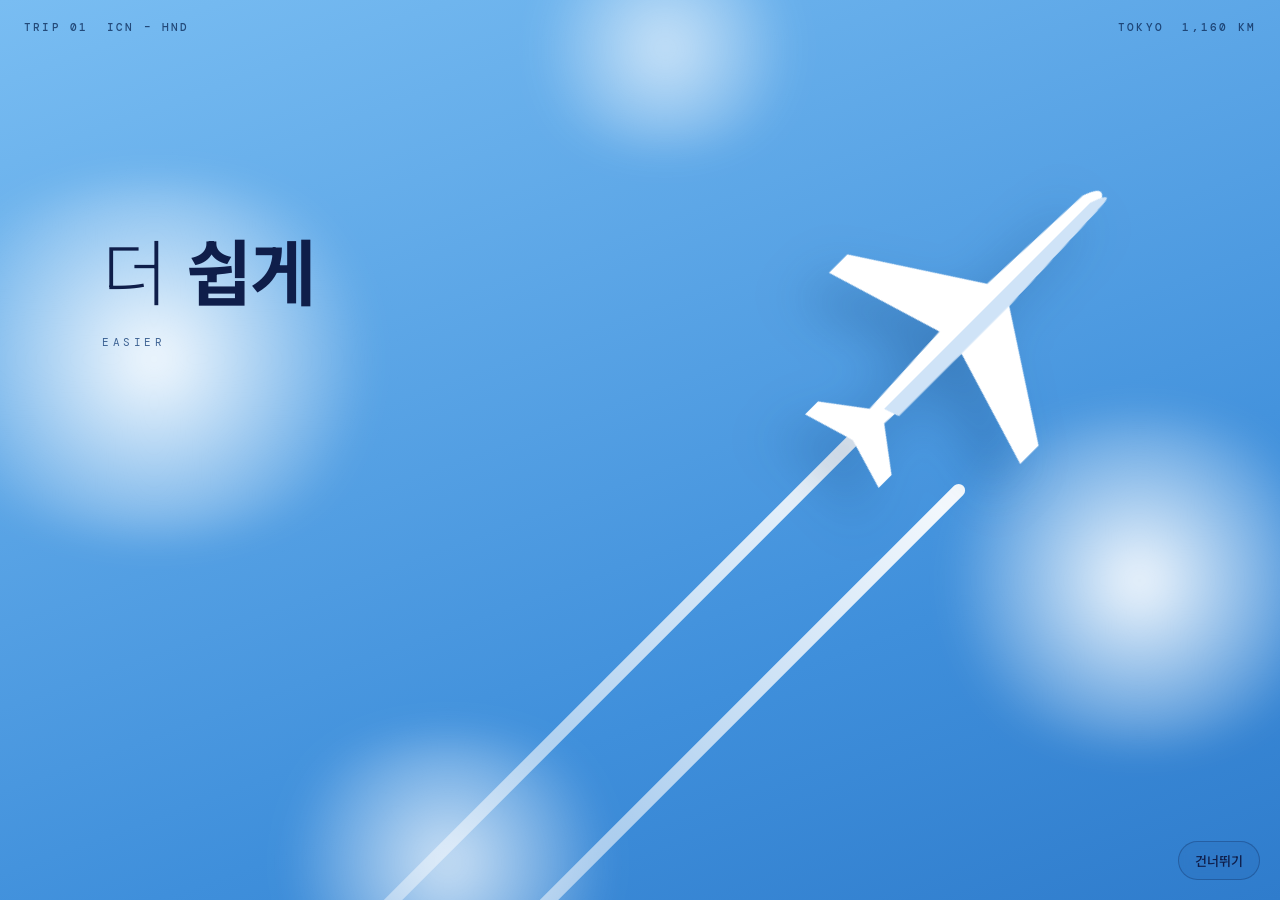
<file: index.html>
<!doctype html>
<html lang="ko">
<head>
  <meta charset="utf-8" />
  <meta name="viewport" content="width=device-width, initial-scale=1" />
  <title>Tokyo Trip</title>
  <meta name="description" content="도쿄 여행 노트 — 번역, 일정, 즐겨찾기" />
  <link rel="preconnect" href="https://fonts.googleapis.com" />
  <link rel="preconnect" href="https://fonts.gstatic.com" crossorigin />
  <link href="https://fonts.googleapis.com/css2?family=Noto+Sans+KR:wght@300;400;700;900&family=Noto+Serif+KR:wght@300;400;700&family=DM+Mono:wght@400;500&display=swap" rel="stylesheet" />
  <link rel="stylesheet" href="css/intro.css" />
</head>
<body>
  <main id="stage" aria-label="인트로 영상">

    <!-- 1. 새벽 수평선 -->
    <section class="scene s-horizon" data-scene="1">
      <div class="corner tl">ICN&nbsp;&nbsp;SEOUL · INCHEON</div>
      <div class="corner tr">37°27′N&nbsp;&nbsp;126°26′E</div>
      <div class="sky-glow"></div>
      <div class="horizon"></div>
      <div class="clouds-dark"></div>
      <div class="copy">
        <h1 class="serif type" data-text="모든 여행은|<b>한 장의 계획</b>에서 시작됩니다."></h1>
        <p class="sub">EVERY TRIP BEGINS WITH A SINGLE PLAN</p>
      </div>
    </section>

    <!-- 2. 출발 전광판 -->
    <section class="scene s-board" data-scene="2">
      <div class="board">
        <header><span>DEPARTURES <em>출발</em></span><span class="muted">INCHEON · TERMINAL 2</span></header>
        <div class="cols"><span>TIME</span><span>FLIGHT</span><span>DESTINATION</span><span>REMARKS</span></div>
        <div class="rows" id="rows"></div>
      </div>
    </section>

    <!-- 3. 점으로 된 지구 + 항로 -->
    <section class="scene s-globe" data-scene="3">
      <canvas id="globe"></canvas>
      <div class="copy left">
        <p class="eyebrow">SEOUL → TOKYO · 약 1,160 km</p>
        <h2 class="serif">그 선은 서울과 도쿄를,<br>오늘과 내일을 <b>잇습니다.</b></h2>
        <p class="route"><b>ICN → HND</b> <span>도쿄</span> <span id="km">0 KM</span></p>
      </div>
    </section>

    <!-- 4. 하늘 + 비행기 -->
    <section class="scene s-sky" data-scene="4">
      <div class="cloud c1"></div><div class="cloud c2"></div><div class="cloud c3"></div><div class="cloud c4"></div>
      <div class="corner tl dark">TRIP 01&nbsp;&nbsp;ICN – HND</div>
      <div class="corner tr dark">TOKYO&nbsp;&nbsp;1,160 KM</div>
      <svg class="plane" viewBox="0 0 200 200" aria-hidden="true">
        <defs><linearGradient id="trail" x1="0" y1="1" x2="1" y2="0"><stop offset="0" stop-color="#fff" stop-opacity="0"/><stop offset="1" stop-color="#fff" stop-opacity=".95"/></linearGradient></defs>
        <path d="M-260 460 L78 122" stroke="url(#trail)" stroke-width="5" />
        <path d="M-230 490 L106 154" stroke="url(#trail)" stroke-width="5" />
        <g transform="rotate(45 100 100)" filter="drop-shadow(0 14px 10px rgba(0,40,90,.25))">
          <path fill="#fff" d="M96 20 q4-12 8 0 l2 50 46 30 v10 l-46-14 -2 40 16 12 v7 l-20-6 -20 6 v-7 l16-12 -2-40 -46 14 v-10 l46-30z"/>
          <path fill="#cfe3f7" d="M100 20 q4 -12 4 0 l2 50 v60 l-6 2z"/>
        </g>
      </svg>
      <div class="copy words">
        <h2 class="word"><span class="thin">더</span> <b id="word">쉽게</b></h2>
        <p class="sub dark" id="wordEn">EASIER</p>
      </div>
    </section>

    <!-- 5. 엔딩 로고 -->
    <section class="scene s-end" data-scene="5">
      <div class="logo">
        <svg viewBox="0 0 120 120" class="mark" aria-hidden="true">
          <circle cx="60" cy="60" r="56" fill="#0f1e4a"/>
          <circle cx="60" cy="60" r="22" fill="#e8483b"/>
          <path d="M8 74 Q60 52 112 74" stroke="#fff" stroke-width="5" fill="none" stroke-linecap="round" class="draw"/>
        </svg>
        <div class="wordmark">
          <strong>TOKYO TRIP</strong>
          <span>도 쿄 여 행 노 트</span>
        </div>
      </div>
      <div class="rule"></div>
      <p class="tagline serif">Translate · Plan · Go</p>
      <p class="tagline-ko">번역하고, 계획하고, 떠나요</p>
      <a class="start" href="app.html">여행 시작하기 →</a>
    </section>

  </main>

  <button id="skip" class="skip">건너뛰기</button>
  <button id="replay" class="skip replay" hidden>다시 보기 ↺</button>
  <script src="js/intro.js"></script>
</body>
</html>
</file>
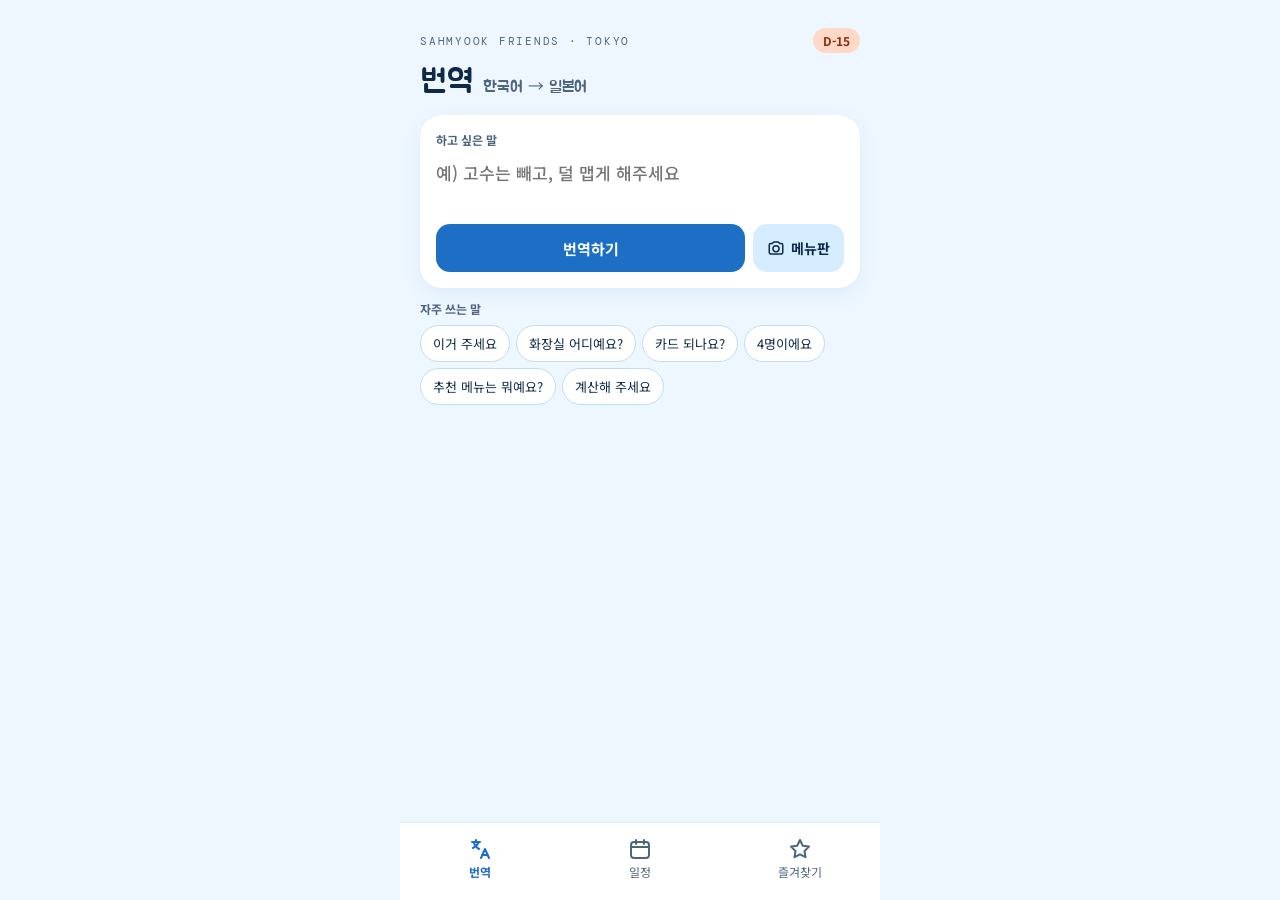
<file: app.html>
<!doctype html>
<html lang="ko">
<head>
  <meta charset="utf-8" />
  <meta name="viewport" content="width=device-width, initial-scale=1, viewport-fit=cover" />
  <title>도쿄 여행</title>
  <meta name="theme-color" content="#EEF7FF" />
  <meta name="apple-mobile-web-app-capable" content="yes" />
  <meta name="apple-mobile-web-app-title" content="도쿄 여행" />
  <link rel="preconnect" href="https://fonts.googleapis.com" />
  <link rel="preconnect" href="https://fonts.gstatic.com" crossorigin />
  <link href="https://fonts.googleapis.com/css2?family=Jua&family=Noto+Sans+KR:wght@400;500;700&family=Noto+Sans+JP:wght@500;700&family=DM+Mono:wght@500&display=swap" rel="stylesheet" />
  <link rel="stylesheet" href="css/app.css" />
</head>
<body>
<div class="phone">

  <!-- 로그인 (Supabase 연결 시에만) -->
  <section id="login" class="screen login" hidden>
    <header class="top">
      <span class="eyebrow">SAHMYOOK FRIENDS · TOKYO</span>
      <h1>로그인</h1>
    </header>
    <div class="pad">
      <div class="card">
        <p>이메일로 로그인 링크를 보내드려요. 메일 속 링크만 누르면 끝!</p>
        <form id="loginForm" class="row">
          <label for="email" class="sr">이메일</label>
          <input type="email" id="email" placeholder="you@example.com" required />
          <button class="btn primary">링크 받기</button>
        </form>
        <p id="loginMsg" class="hint"></p>
      </div>
    </div>
  </section>

  <main id="app" hidden>

    <!-- ① 번역 -->
    <section class="screen" data-tab="translate">
      <header class="top">
        <div class="top-row">
          <span class="eyebrow">SAHMYOOK FRIENDS · TOKYO</span>
          <span class="dday" id="dday"></span>
        </div>
        <h1>번역 <small>한국어 → 일본어</small></h1>
      </header>
      <div class="pad stack">
        <section class="card input-card">
          <label for="koText" class="label">하고 싶은 말</label>
          <textarea id="koText" rows="2" placeholder="예) 고수는 빼고, 덜 맵게 해주세요"></textarea>
          <div class="row">
            <button class="btn primary grow" id="btnTranslate">번역하기</button>
            <label class="btn soft">
              <svg viewBox="0 0 24 24" aria-hidden="true"><path d="M3 8a2 2 0 0 1 2-2h2l2-2h6l2 2h2a2 2 0 0 1 2 2v10a2 2 0 0 1-2 2H5a2 2 0 0 1-2-2z"/><circle cx="12" cy="13" r="4"/></svg>
              메뉴판
              <input type="file" id="menuPhoto" accept="image/*" capture="environment" hidden />
            </label>
          </div>
        </section>

        <section id="trResult" class="result" hidden></section>

        <section class="stack-s">
          <h2 class="label">자주 쓰는 말</h2>
          <div class="chips" id="phrases"></div>
        </section>

        <section id="menuResult" class="card" hidden></section>
      </div>
    </section>

    <!-- ② 일정 -->
    <section class="screen" data-tab="schedule" hidden>
      <header class="top">
        <div class="top-row">
          <span class="eyebrow">SAHMYOOK FRIENDS · TOKYO</span>
          <span class="eyebrow" id="tripRange"></span>
        </div>
        <h1>일정</h1>
        <div class="days" id="days" role="tablist" aria-label="날짜"></div>
      </header>
      <div class="pad stack">
        <div id="map" class="map"></div>
        <ol id="dayList" class="plan"></ol>
        <form id="addPlace" class="card add" hidden>
          <label for="plName" class="label">장소 추가</label>
          <input id="plName" placeholder="장소 이름 (예: 시부야 스카이)" required />
          <div class="row">
            <label for="plTime" class="sr">시간</label>
            <input id="plTime" type="time" />
            <label for="plMemo" class="sr">메모</label>
            <input id="plMemo" class="grow" placeholder="메모 (선택)" />
          </div>
          <div class="row">
            <button type="button" class="btn soft grow" id="cancelPlace">취소</button>
            <button class="btn primary grow">추가</button>
          </div>
        </form>
        <div class="row" id="planActions">
          <button class="btn dashed grow" id="openAddPlace">+ 장소 추가</button>
          <a id="routeLink" class="btn primary grow" target="_blank" rel="noopener">
            <svg viewBox="0 0 24 24" aria-hidden="true"><circle cx="6" cy="19" r="2"/><circle cx="18" cy="5" r="2"/><path d="M8 19h7a3.5 3.5 0 0 0 0-7H9a3.5 3.5 0 0 1 0-7h7"/></svg>
            경로 보기
          </a>
        </div>
      </div>
    </section>

    <!-- ③ 즐겨찾기 -->
    <section class="screen" data-tab="favorites" hidden>
      <header class="top">
        <span class="eyebrow">SAHMYOOK FRIENDS · TOKYO</span>
        <h1>즐겨찾기 <small id="favCount">가고 싶은 곳</small></h1>
        <form id="addFav" class="row">
          <label for="favName" class="sr">장소 이름</label>
          <input id="favName" class="grow" placeholder="가고 싶은 곳 이름 (예: 도쿄타워)" required />
          <button class="btn primary">저장</button>
        </form>
      </header>
      <div class="pad">
        <ul id="favList" class="favs"></ul>
      </div>
    </section>
  </main>

  <nav class="tabs" id="tabs" aria-label="메뉴" hidden>
    <button data-go="translate" aria-current="page">
      <svg viewBox="0 0 24 24" aria-hidden="true"><path d="M4 5h8"/><path d="M8 3v2"/><path d="M5 11c2-1 5-4 6-6"/><path d="M6 6c1 3 3 5 5 6"/><path d="m13 21 4-9 4 9"/><path d="M14.5 18h5"/></svg>번역</button>
    <button data-go="schedule">
      <svg viewBox="0 0 24 24" aria-hidden="true"><rect x="3" y="5" width="18" height="16" rx="3"/><path d="M3 10h18"/><path d="M8 3v4"/><path d="M16 3v4"/></svg>일정</button>
    <button data-go="favorites">
      <svg viewBox="0 0 24 24" aria-hidden="true"><path d="m12 3 2.8 5.7 6.2.9-4.5 4.4 1 6.2-5.5-2.9-5.5 2.9 1-6.2L3 9.6l6.2-.9z"/></svg>즐겨찾기</button>
  </nav>
</div>

<!-- 점원에게 보여주기 -->
<div id="show" class="show" hidden></div>

<!-- 몇 일차에 넣을까요? -->
<div id="sheet" class="sheet-wrap" hidden>
  <div class="sheet-back" data-close></div>
  <section class="sheet" role="dialog" aria-label="일정에 추가">
    <div class="grip"></div>
    <div class="sheet-head">
      <div class="thumb" id="sheetThumb"></div>
      <div>
        <div class="muted" id="sheetName"></div>
        <h2>몇 일차에 넣을까요?</h2>
      </div>
    </div>
    <div class="day-grid" id="sheetDays"></div>
    <button class="btn big" id="sheetOk" disabled>날짜를 골라주세요</button>
  </section>
</div>

<div id="toast" class="toast" role="status"></div>

<script src="js/config.js"></script>
<script type="module" src="js/app.js"></script>
</body>
</html>
</file>
<file: css/intro.css>
:root{
  --navy:#0a1433; --navy2:#13245c; --ink:#0f1e4a; --sky:#5aa8e6; --sun:#ffb27a; --red:#e8483b;
  --paper:#f1f1f6;
}
*{box-sizing:border-box;margin:0;padding:0}
html,body{height:100%;background:var(--navy);color:#fff;font-family:"Noto Sans KR",system-ui,sans-serif;overflow:hidden}
.serif{font-family:"Noto Serif KR",serif;font-weight:300}
b{font-weight:700}

#stage{position:fixed;inset:0}
.scene{position:absolute;inset:0;opacity:0;visibility:hidden;transition:opacity 1s ease,visibility 0s 1s;overflow:hidden}
.scene.on{opacity:1;visibility:visible;transition:opacity 1s ease}

.corner{position:absolute;top:22px;font:500 11px/1 "DM Mono",monospace;letter-spacing:.2em;color:#9fb0d8;opacity:.8;z-index:3}
.corner.tl{left:24px}.corner.tr{right:24px}
.corner.dark{color:#0f2e5c}
.copy{position:absolute;left:8vw;top:30%;z-index:4;max-width:84vw}
.sub{margin-top:14px;font:400 11px "DM Mono",monospace;letter-spacing:.32em;color:#c7cfe6;opacity:0;transition:opacity 1s 1.8s}
.sub.dark{color:#16407a;opacity:1;transition:none}
.on .sub{opacity:.8}

/* 1. horizon */
.s-horizon{background:linear-gradient(#050a1f 0%,#0d1a48 52%,#1a2350 60%,#0b1030 100%)}
.horizon{position:absolute;left:50%;top:60%;height:1px;width:0;background:linear-gradient(90deg,transparent,#ffe2c4,transparent);transform:translateX(-50%);transition:width 2.2s cubic-bezier(.6,0,.2,1)}
.on .horizon{width:100%}
.sky-glow{position:absolute;left:50%;top:60%;width:120vw;height:70vh;transform:translate(-50%,-50%) scale(.4);background:radial-gradient(ellipse at 70% 50%,rgba(255,178,122,.85),rgba(255,120,80,.25) 25%,transparent 55%);opacity:0;transition:opacity 3s 1s,transform 5s 1s ease-out}
.on .sky-glow{opacity:1;transform:translate(-50%,-50%) scale(1)}
.clouds-dark{position:absolute;left:0;right:0;top:60%;bottom:0;background:
  radial-gradient(ellipse 40% 30% at 20% 30%,rgba(120,110,140,.35),transparent 70%),
  radial-gradient(ellipse 50% 40% at 75% 50%,rgba(140,110,120,.3),transparent 70%),
  radial-gradient(ellipse 60% 50% at 45% 90%,rgba(60,60,100,.5),transparent 70%);
  animation:drift 30s linear infinite}
@keyframes drift{to{background-position:-200px 0,-300px 0,-150px 0}}
.s-horizon h1{font-size:clamp(26px,4.6vw,56px);line-height:1.45}
.type .caret{display:inline-block;width:2px;height:.9em;background:#fff;margin-left:4px;vertical-align:-.08em;animation:blink 1s steps(1) infinite}
@keyframes blink{50%{opacity:0}}

/* 2. board */
.s-board{background:radial-gradient(ellipse at 50% 40%,#16296a,#0a1433 70%);display:grid;place-items:center}
.board{width:min(1000px,92vw)}
.board header{display:flex;justify-content:space-between;align-items:flex-end;border-top:1px solid #8ea4d8;padding-top:12px;font:500 clamp(12px,1.5vw,18px) "DM Mono",monospace;letter-spacing:.18em}
.board header em{font-style:normal;color:#66b6ff;font-family:"Noto Sans KR";font-size:.8em;margin-left:6px}
.board .muted{color:#8ea4d8;font-size:.6em}
.cols,.row{display:grid;grid-template-columns:5ch 6ch 1fr 9ch;gap:2ch}
.cols{margin:14px 0 6px;font:400 9px "DM Mono",monospace;letter-spacing:.2em;color:#6d83bb}
.rows{min-height:40vh}
.row{font:500 clamp(14px,2.6vw,30px)/1.6 "DM Mono",monospace;letter-spacing:.22em;white-space:nowrap}
.row .cell{display:flex}
.flap{display:inline-block;width:1ch;text-align:center;background:linear-gradient(#1a2e6e 49%,#0c1a48 51%);margin-right:2px;border-radius:2px;color:#f2f5ff}
.flap.blank{color:transparent}
.row .st.board{color:#66b6ff}
.board-msg{display:flex;flex-direction:column;align-items:center;justify-content:center;min-height:40vh;gap:10px;font:500 clamp(14px,2.4vw,26px) "DM Mono",monospace;letter-spacing:.3em}
.board-msg .ko{font-family:"Noto Sans KR";font-weight:700;letter-spacing:.4em}

/* 3. globe */
.s-globe{background:radial-gradient(circle at 62% 50%,#13256a,#060c27 70%)}
#globe{position:absolute;inset:0;width:100%;height:100%}
.copy.left{top:36%}
.eyebrow{font:400 10px "DM Mono",monospace;letter-spacing:.2em;color:#8fb6ff;margin-bottom:12px}
.s-globe h2{font-size:clamp(22px,3.4vw,40px);line-height:1.5}
.route{margin-top:22px;font:500 12px "DM Mono",monospace;letter-spacing:.18em;display:flex;gap:16px;align-items:center}
.route span{color:#8fb6ff}

/* 4. sky */
.s-sky{background:linear-gradient(160deg,#79bdf2,#3f8fdb 70%,#2f7ccc)}
.cloud{position:absolute;border-radius:50%;filter:blur(18px);background:radial-gradient(circle,rgba(255,255,255,.95),rgba(255,255,255,0) 70%);animation:float 9s ease-in-out infinite alternate}
.c1{width:40vw;height:28vw;left:-8vw;top:20%}
.c2{width:34vw;height:26vw;right:-6vw;top:46%;animation-delay:-3s}
.c3{width:24vw;height:16vw;left:40%;top:-6%;opacity:.7}
.c4{width:30vw;height:20vw;left:20%;bottom:-10%;opacity:.8;animation-delay:-6s}
@keyframes float{to{transform:translate(4vw,-3vh)}}
.plane{position:absolute;width:min(46vw,520px);right:6vw;top:10%;overflow:visible;transform:translate(30vw,40vh) scale(.6);transition:transform 3.5s cubic-bezier(.2,.7,.2,1)}
.on .plane{transform:translate(0,0) scale(1)}
.plane path[stroke]{stroke-linecap:round}
.words{top:24%;color:var(--ink)}
.word{font-size:clamp(34px,6vw,72px);font-weight:900;letter-spacing:-.02em}
.word .thin{font-weight:300}
#word{display:inline-block;transition:opacity .4s,transform .4s}
#word.out{opacity:0;transform:translateY(12px)}

/* 5. end */
.s-end{background:radial-gradient(circle,#fff,var(--paper) 60%);color:var(--ink);display:flex;flex-direction:column;align-items:center;justify-content:center;gap:14px;text-align:center;padding:16px}
.logo{display:flex;align-items:center;gap:18px;transform:scale(.9);opacity:0;transition:all 1.2s .2s}
.on .logo{transform:none;opacity:1}
.mark{width:clamp(56px,9vw,92px)}
.draw{stroke-dasharray:120;stroke-dashoffset:120;transition:stroke-dashoffset 1.6s .6s ease}
.on .draw{stroke-dashoffset:0}
.wordmark{text-align:left}
.wordmark strong{display:block;font:700 clamp(28px,5vw,52px)/1 "Noto Sans KR";letter-spacing:.12em}
.wordmark span{display:block;margin-top:8px;font-size:12px;letter-spacing:.3em;color:#5c6890}
.rule{width:min(380px,70vw);height:1px;background:#9aa4c4;transform:scaleX(0);transition:transform 1.2s 1s}
.on .rule{transform:scaleX(1)}
.tagline,.tagline-ko,.start{opacity:0;transition:opacity 1s 1.6s}
.on .tagline,.on .tagline-ko,.on .start{opacity:1}
.tagline{font-size:18px;font-weight:400}
.tagline-ko{font-size:12px;color:#5c6890;letter-spacing:.2em}
.start{margin-top:22px;padding:14px 30px;border-radius:999px;background:var(--ink);color:#fff;text-decoration:none;font-weight:700;letter-spacing:.04em;box-shadow:0 10px 30px rgba(15,30,74,.25);transition:opacity 1s 1.6s,transform .2s}
.start:hover{transform:translateY(-2px)}

.skip{position:fixed;right:20px;bottom:20px;z-index:10;background:rgba(255,255,255,.12);color:#fff;border:1px solid rgba(255,255,255,.35);padding:9px 16px;border-radius:999px;font:500 13px "Noto Sans KR";cursor:pointer;backdrop-filter:blur(6px)}
.skip.light{color:var(--ink);border-color:rgba(15,30,74,.3);background:rgba(15,30,74,.05)}

@media (max-width:600px){
  .copy{left:16px;right:16px;max-width:none}
  .cols,.row{grid-template-columns:5ch 1fr;gap:1.2ch}
  .cols span:nth-child(2),.cols span:nth-child(4),.row .fl,.row .st{display:none}
  .plane{width:80vw;right:-10vw;top:38%}
  .logo{flex-direction:column;gap:12px}.wordmark{text-align:center}
}
.board-msg .ko .flap{width:1.3em}
</file>
<file: css/app.css>
/* 시안 색: 하늘 배경 + 파란 포인트, Day 1 주황 · Day 2 파랑 · Day 3 초록 */
:root {
  --bg: #EEF7FF;
  --card: #FFFFFF;
  --ink: #0E2A47;
  --muted: #4E6580;
  --blue: #1C6FC4;
  --blue-soft: #D6ECFF;
  --line: #BFDDF7;
  --line-2: #8FBFE8;
  --peach: #FFD9C7;
  --peach-ink: #8A2E0E;
  --shadow: 0 6px 20px rgba(28, 111, 196, 0.08);
  --f-body: "Noto Sans KR", system-ui, -apple-system, "Apple SD Gothic Neo", sans-serif;
  --f-title: "Jua", "Noto Sans KR", sans-serif;
  --f-jp: "Noto Sans JP", "Hiragino Sans", sans-serif;
  --f-mono: "DM Mono", ui-monospace, monospace;
}
* { box-sizing: border-box; }
html, body { margin: 0; height: 100%; }
body { background: var(--bg); color: var(--ink); font-family: var(--f-body); -webkit-tap-highlight-color: transparent; }
button, input, textarea { font-family: inherit; color: inherit; }
svg { width: 18px; height: 18px; fill: none; stroke: currentColor; stroke-width: 2; stroke-linecap: round; stroke-linejoin: round; flex: none; }
.sr { position: absolute; width: 1px; height: 1px; overflow: hidden; clip: rect(0 0 0 0); white-space: nowrap; }
[hidden] { display: none !important; }

.phone { max-width: 480px; margin: 0 auto; min-height: 100%; padding-bottom: calc(84px + env(safe-area-inset-bottom)); }

/* 상단 */
.top { padding: calc(28px + env(safe-area-inset-top)) 20px 14px; display: flex; flex-direction: column; gap: 10px; }
.top-row { display: flex; justify-content: space-between; align-items: center; gap: 8px; }
.eyebrow { font-family: var(--f-mono); font-size: 11px; letter-spacing: .16em; color: var(--muted); }
.top h1 { margin: 0; font-family: var(--f-title); font-weight: 400; font-size: 32px; line-height: 1.2; }
.top h1 small { font-size: 16px; color: var(--muted); }
.dday { background: var(--peach); color: var(--peach-ink); font-size: 12px; font-weight: 700; padding: 4px 10px; border-radius: 999px; }

.pad { padding: 0 20px 16px; }
.stack { display: flex; flex-direction: column; gap: 12px; }
.stack-s { display: flex; flex-direction: column; gap: 8px; }
.row { display: flex; gap: 8px; align-items: center; }
.grow { flex: 1; min-width: 0; }
.label { margin: 0; font-size: 12px; font-weight: 700; color: var(--muted); }
.muted { color: var(--muted); font-size: 13px; }
.hint { margin: 0; font-size: 13px; color: var(--muted); line-height: 1.6; }
.hint a { color: var(--blue); }

.card { background: var(--card); border-radius: 22px; padding: 16px; box-shadow: var(--shadow); display: flex; flex-direction: column; gap: 12px; }

input, textarea { width: 100%; border: 1px solid var(--line); border-radius: 14px; background: #fff; font-size: 15px; padding: 0 14px; height: 48px; outline: none; }
input:focus, textarea:focus { border-color: var(--blue); }
input[type="time"] { width: 120px; flex: none; }

/* 버튼 */
.btn { height: 48px; padding: 0 16px; border: 0; border-radius: 14px; font-size: 15px; font-weight: 700; display: inline-flex; align-items: center; justify-content: center; gap: 6px; cursor: pointer; text-decoration: none; white-space: nowrap; }
.btn.primary { background: var(--blue); color: #fff; }
.btn.soft { background: var(--blue-soft); color: var(--ink); font-size: 14px; padding: 0 14px; }
.btn.dashed { background: transparent; border: 1px dashed var(--line-2); color: var(--blue); font-size: 14px; }
.btn:disabled { opacity: .6; }
.btn:focus-visible, button:focus-visible, a:focus-visible { outline: 3px solid var(--line-2); outline-offset: 2px; }

/* ① 번역 */
.input-card textarea { border: 0; padding: 0; height: auto; min-height: 52px; resize: none; font: 500 17px/1.5 var(--f-body); }
.result { background: var(--blue); color: #fff; border-radius: 22px; padding: 18px 16px 14px; display: flex; flex-direction: column; gap: 6px; }
.result .label { color: var(--blue-soft); }
.result .ja { margin: 0; font-family: var(--f-jp); font-weight: 700; font-size: 21px; line-height: 1.5; }
.result .read { margin: 0; font-size: 13px; color: var(--blue-soft); }
.result .acts { display: flex; gap: 6px; margin-top: 8px; }
.result .acts button { height: 44px; flex: 1; border: 0; border-radius: 12px; background: rgba(255,255,255,.18); color: #fff; font-size: 13px; font-weight: 700; display: flex; align-items: center; justify-content: center; gap: 6px; cursor: pointer; }
.result .acts button.sq { flex: none; width: 44px; }
.result .acts button[data-a="speak"] { flex: none; padding: 0 16px; }
.result .acts button { white-space: nowrap; }
.chips { display: flex; flex-wrap: wrap; gap: 6px; }
.chip { border: 1px solid var(--line); background: #fff; color: var(--ink); border-radius: 999px; padding: 8px 12px; font-size: 13px; cursor: pointer; }
.menu-grid { display: grid; grid-template-columns: minmax(84px, auto) minmax(0, 1fr) auto; gap: 8px 10px; font-size: 13px; align-items: baseline; }
.menu-grid .jp { font-family: var(--f-jp); font-weight: 500; }
.menu-grid .price { font-family: var(--f-mono); color: var(--muted); text-align: right; }

/* ② 일정 */
.days { display: flex; gap: 6px; overflow-x: auto; scrollbar-width: none; padding-bottom: 4px; }
.days::-webkit-scrollbar { display: none; }
.day-tab { flex: none; border: 2px solid var(--d-bd); background: var(--d-bg); color: var(--d-fg); border-radius: 14px; padding: 5px 12px; font-size: 13px; line-height: 1.3; text-align: left; cursor: pointer; }
.day-tab small { font-size: 11px; }
.day-tab[aria-selected="true"] { background: var(--d-solid); border-color: var(--d-solid); color: #fff; box-shadow: 0 4px 12px rgba(14, 42, 71, .22); }
.day-add { flex: none; width: 44px; border: 1px dashed var(--line-2); background: transparent; color: var(--blue); border-radius: 14px; font-size: 20px; cursor: pointer; }

.map { position: relative; height: 230px; border-radius: 22px; overflow: hidden; background: #E3EFE6; flex: none; }
.map .fake { position: absolute; inset: 0; width: 100%; height: 100%; stroke: none; }
.map .fake .route { fill: none; stroke-width: 3px; stroke-dasharray: 6 6; vector-effect: non-scaling-stroke; }
.map .note { position: absolute; left: 10px; bottom: 8px; font-size: 10px; color: var(--muted); background: rgba(255,255,255,.85); padding: 2px 6px; border-radius: 6px; }
.map .fake-pin { position: absolute; transform: translate(-50%, -50%); }
.pin { width: 30px; height: 30px; border-radius: 50%; background: var(--d-solid, var(--blue)); color: #fff; border: 3px solid #fff; display: flex; align-items: center; justify-content: center; font: 700 13px var(--f-mono); box-shadow: 0 3px 8px rgba(14,42,71,.3); }

.plan { list-style: none; margin: 0; padding: 0; display: flex; flex-direction: column; gap: 8px; }
.stop { background: #fff; border-radius: 18px; padding: 12px 14px; display: flex; gap: 12px; align-items: center; }
.stop .num { flex: none; width: 28px; height: 28px; border-radius: 50%; background: var(--d-solid); color: #fff; border: 0; display: flex; align-items: center; justify-content: center; font: 700 13px var(--f-mono); cursor: pointer; }
.stop .body { flex: 1; min-width: 0; }
.stop .time { font-size: 12px; font-family: var(--f-mono); color: var(--d-solid); }
.stop .name { font-weight: 700; font-size: 15px; }
.stop .memo { font-size: 12px; color: var(--muted); }
.stop .go { flex: none; width: 44px; height: 44px; border-radius: 12px; background: var(--bg); color: var(--blue); display: flex; align-items: center; justify-content: center; }
.stop-tools { display: flex; gap: 6px; padding: 0 4px; }
.stop-tools button { flex: 1; height: 36px; border: 1px solid var(--line); background: #fff; border-radius: 10px; font-size: 13px; cursor: pointer; }
.stop-tools .del { color: #B3273B; }
.empty { background: #fff; border-radius: 18px; padding: 20px 16px; text-align: center; color: var(--muted); font-size: 14px; line-height: 1.6; list-style: none; }

/* ③ 즐겨찾기 */
.favs { list-style: none; margin: 0; padding: 0; display: flex; flex-direction: column; gap: 12px; }
.fav { background: #fff; border-radius: 22px; overflow: hidden; box-shadow: 0 6px 18px rgba(28,111,196,.08); }
.photo { position: relative; height: 168px; background: var(--p-bg); color: var(--p-fg); display: flex; flex-direction: column; align-items: center; justify-content: center; gap: 4px; }
.photo svg { width: 32px; height: 32px; stroke-width: 1.8; }
.photo span { font-size: 12px; font-weight: 700; }
.photo .x { position: absolute; top: 10px; right: 10px; width: 36px; height: 36px; border-radius: 50%; border: 0; background: rgba(255,255,255,.7); color: var(--ink); font-size: 16px; cursor: pointer; }
.fav-foot { padding: 12px 12px 12px 16px; display: flex; align-items: flex-end; gap: 12px; }
.fav-foot .name { font-weight: 700; font-size: 16px; }
.fav-foot .memo { font-size: 12px; color: var(--muted); }
.fav-foot .btn { height: 44px; font-size: 13px; padding: 0 14px; flex: none; }
.in-day { flex: none; height: 44px; padding: 0 12px; border-radius: 14px; background: var(--d-bg); color: var(--d-fg); border: 0; font-size: 13px; font-weight: 700; display: flex; align-items: center; gap: 4px; cursor: pointer; }
.in-day svg { width: 14px; height: 14px; stroke-width: 2.5; }

/* 하단 탭 */
.tabs { position: fixed; left: 0; right: 0; bottom: 0; z-index: 20; background: #fff; border-top: 1px solid var(--blue-soft); padding: 8px max(0px, env(safe-area-inset-right)) calc(14px + env(safe-area-inset-bottom)) max(0px, env(safe-area-inset-left)); }
.tabs { display: grid; grid-template-columns: repeat(3, minmax(0, 1fr)); max-width: 480px; margin: 0 auto; }
.tabs button { border: 0; background: none; display: flex; flex-direction: column; align-items: center; gap: 2px; color: var(--muted); font-size: 12px; padding: 6px 0; cursor: pointer; }
.tabs button svg { width: 24px; height: 24px; }
.tabs button[aria-current="page"] { color: var(--blue); font-weight: 700; }

/* 점원에게 보여주기 */
.show { position: fixed; inset: 0; z-index: 50; background: #fff; display: flex; flex-direction: column; align-items: center; justify-content: center; gap: 18px; padding: 24px; text-align: center; font-family: var(--f-jp); font-weight: 700; font-size: clamp(30px, 9vw, 48px); line-height: 1.5; color: var(--ink); }
.show small { font-family: var(--f-body); font-size: 14px; font-weight: 400; color: var(--muted); }

/* 몇 일차에 넣을까요? */
.sheet-wrap { position: fixed; inset: 0; z-index: 40; display: flex; flex-direction: column; justify-content: flex-end; }
.sheet-back { flex: 1; background: rgba(14, 42, 71, .55); }
.sheet { background: #fff; border-radius: 28px 28px 0 0; padding: 12px 20px calc(28px + env(safe-area-inset-bottom)); display: flex; flex-direction: column; gap: 16px; max-width: 480px; width: 100%; margin: 0 auto; }
.grip { width: 40px; height: 5px; border-radius: 3px; background: var(--line); align-self: center; }
.sheet-head { display: flex; gap: 12px; align-items: center; }
.thumb { flex: none; width: 64px; height: 64px; border-radius: 16px; background: var(--p-bg, #DDF3EA); }
.sheet h2 { margin: 2px 0 0; font-family: var(--f-title); font-weight: 400; font-size: 24px; }
.day-grid { display: grid; grid-template-columns: repeat(3, minmax(0, 1fr)); gap: 8px; }
.day-pick { height: 68px; border: 2px solid var(--d-bd); border-radius: 16px; background: var(--d-bg); color: var(--d-fg); font-size: 15px; font-weight: 700; line-height: 1.3; cursor: pointer; }
.day-pick small { font-size: 11px; font-weight: 500; }
.day-pick[aria-pressed="true"] { background: var(--d-solid); border-color: var(--d-solid); color: #fff; box-shadow: 0 4px 12px rgba(14,42,71,.25); }
.btn.big { height: 54px; border-radius: 16px; font-size: 16px; background: var(--d-solid, var(--blue)); color: #fff; }

.toast { position: fixed; left: 50%; bottom: calc(96px + env(safe-area-inset-bottom)); transform: translate(-50%, 20px); background: var(--ink); color: #fff; padding: 10px 16px; border-radius: 999px; font-size: 14px; opacity: 0; pointer-events: none; transition: .25s; z-index: 60; white-space: nowrap; }
.toast.on { opacity: 1; transform: translate(-50%, 0); }

.login .card p { margin: 0; line-height: 1.6; }
@media (prefers-reduced-motion: reduce) { .toast { transition: none; } }
</file>
